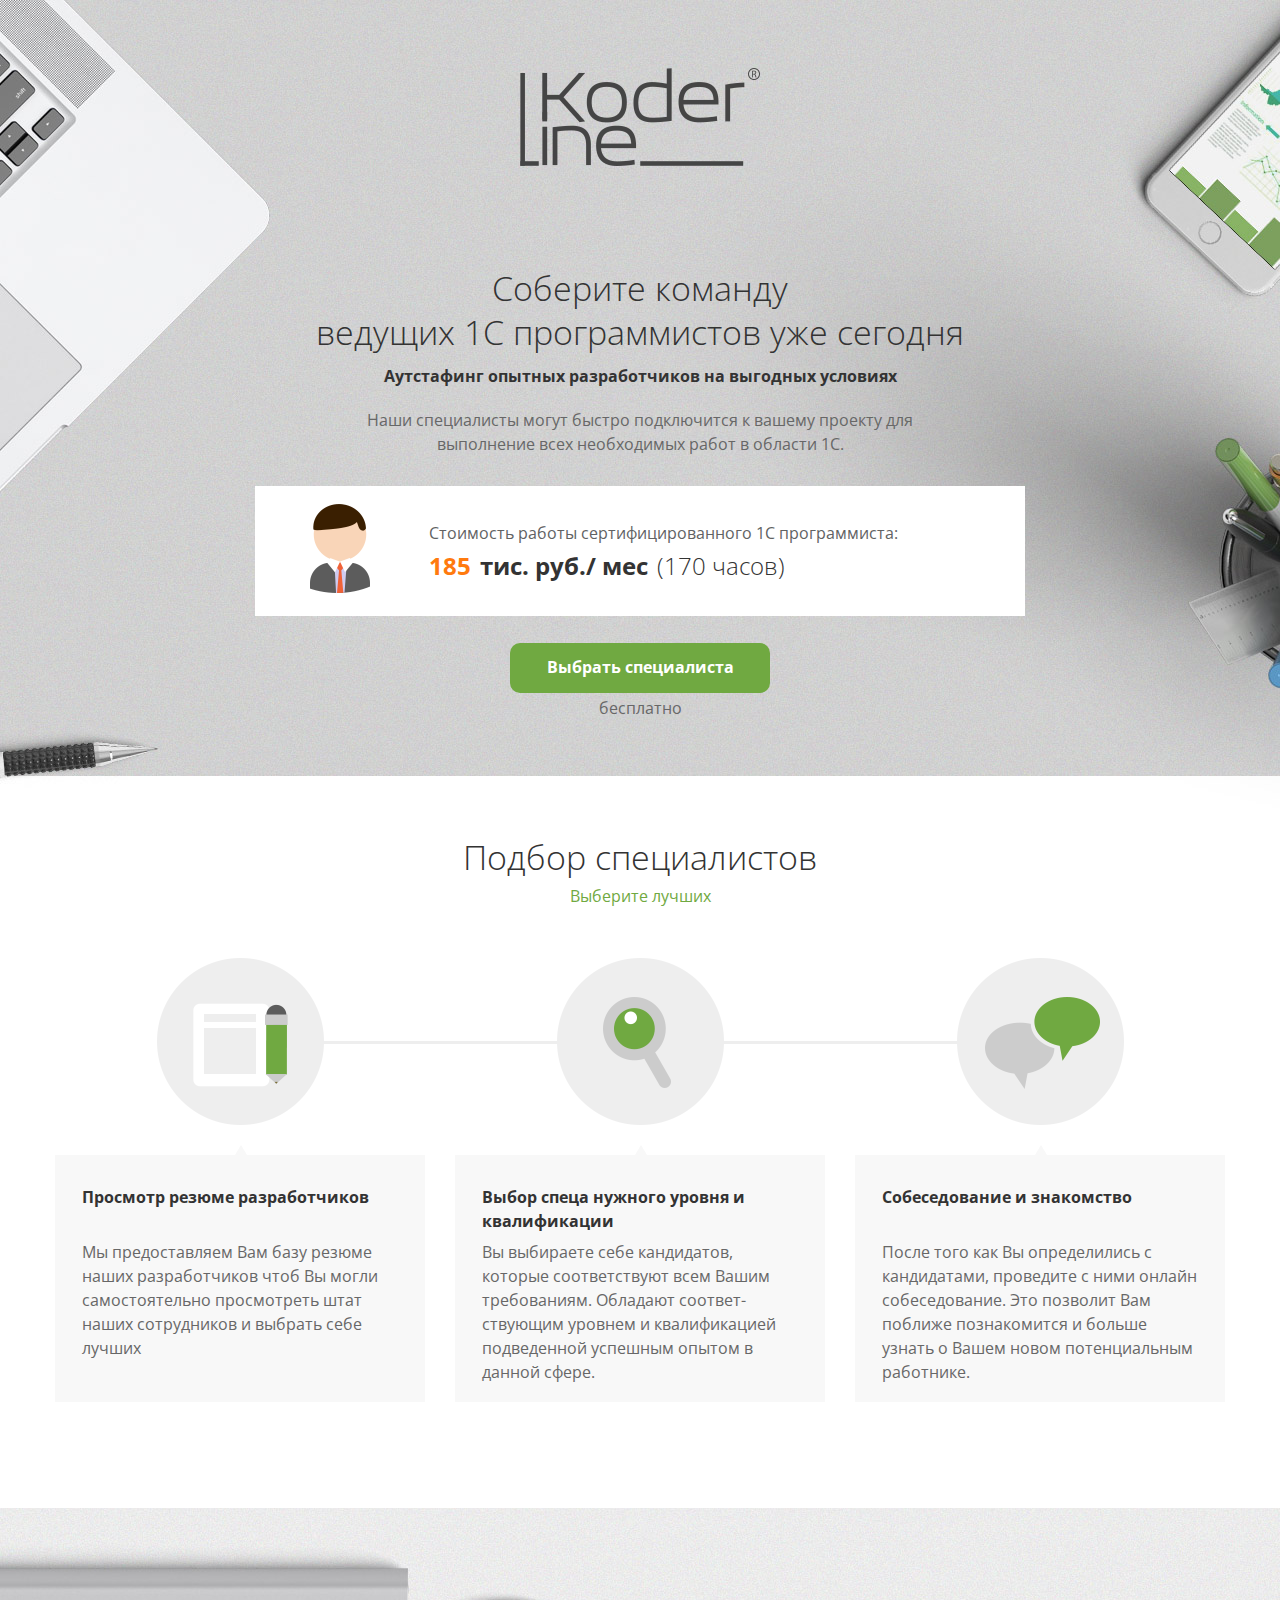
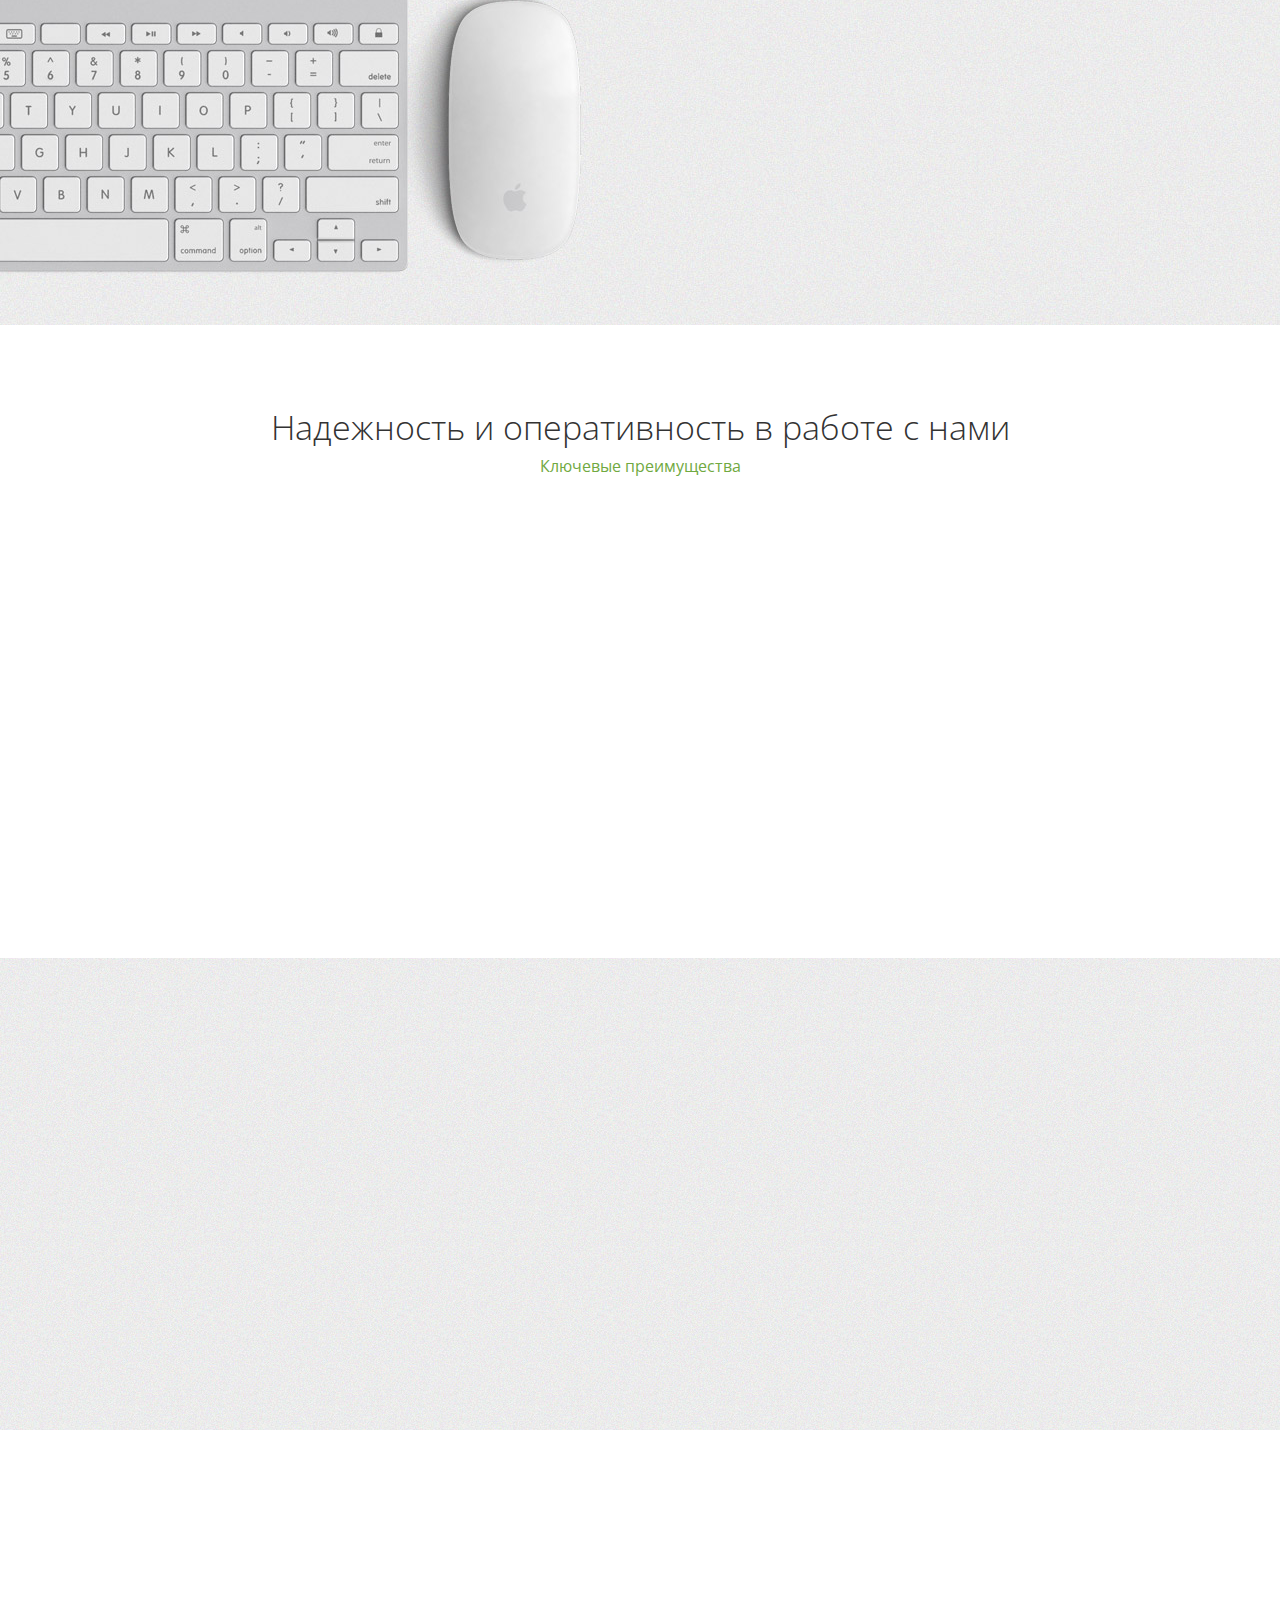
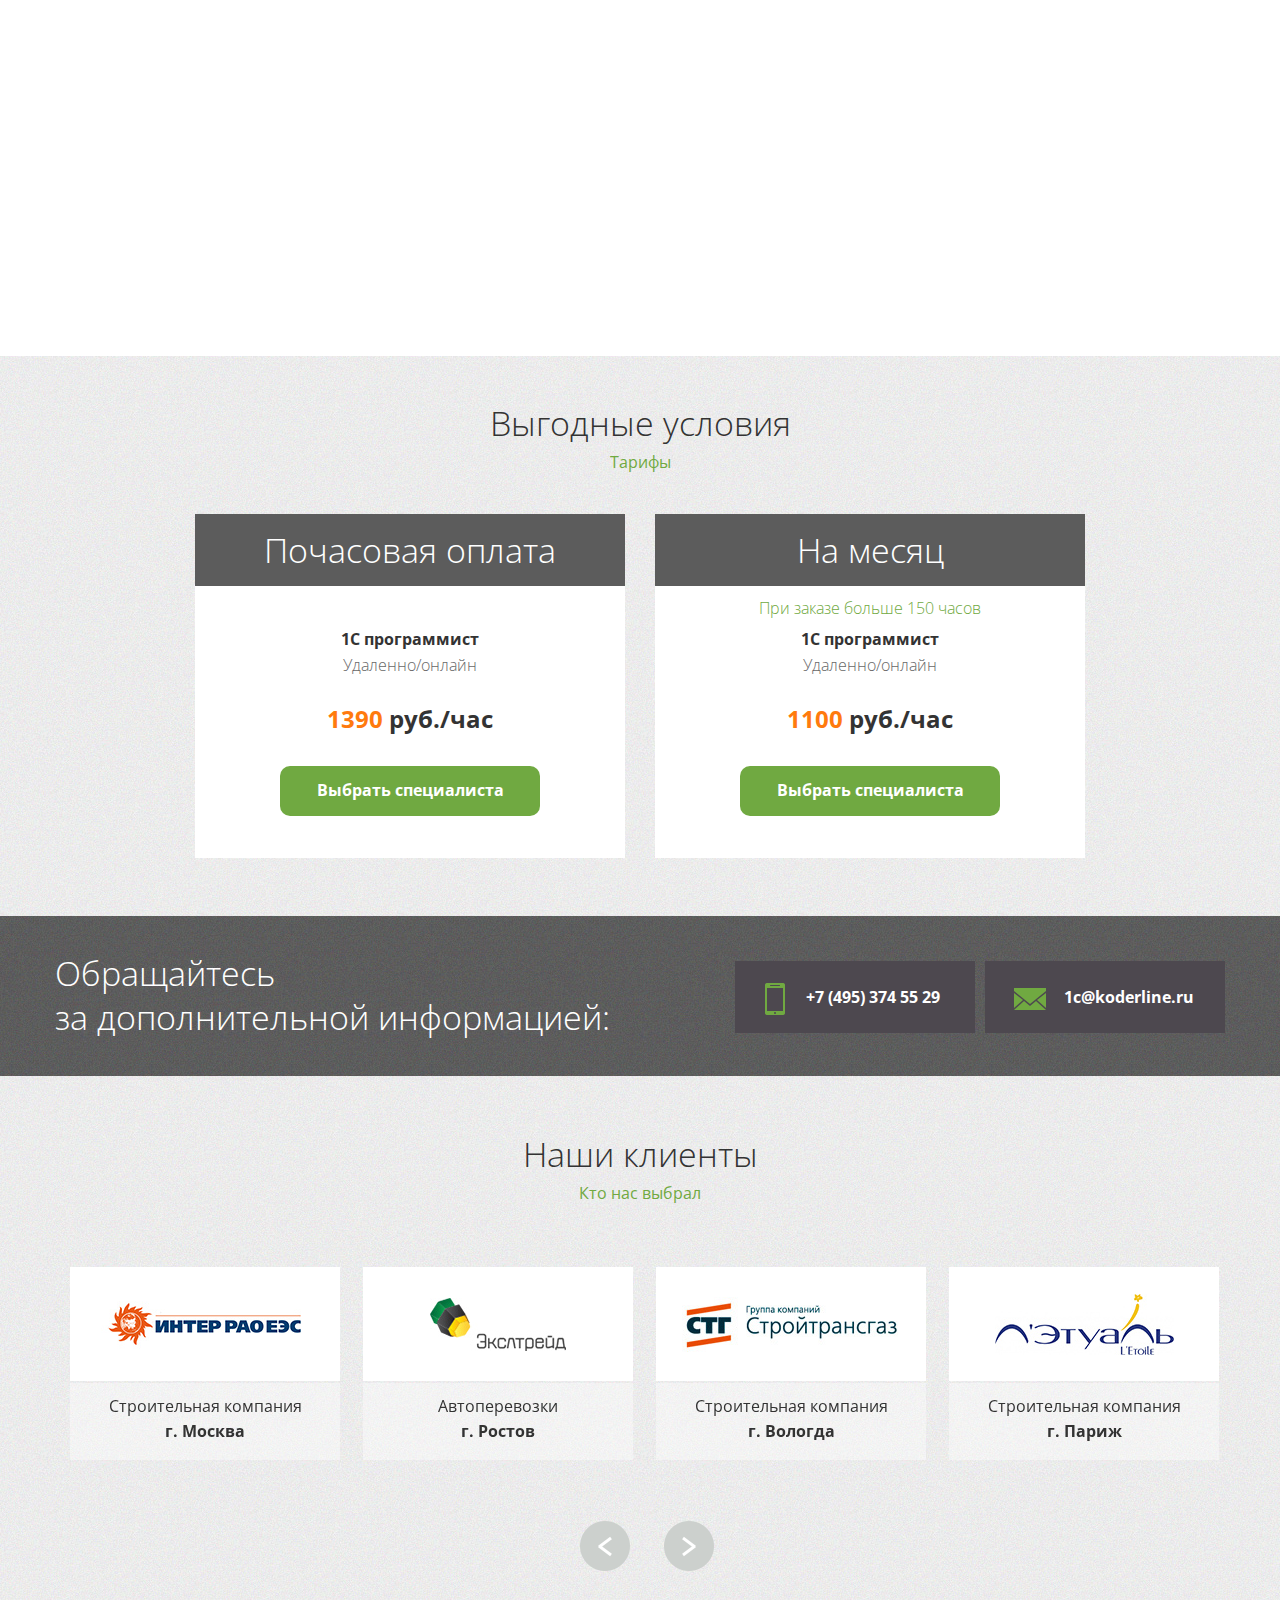
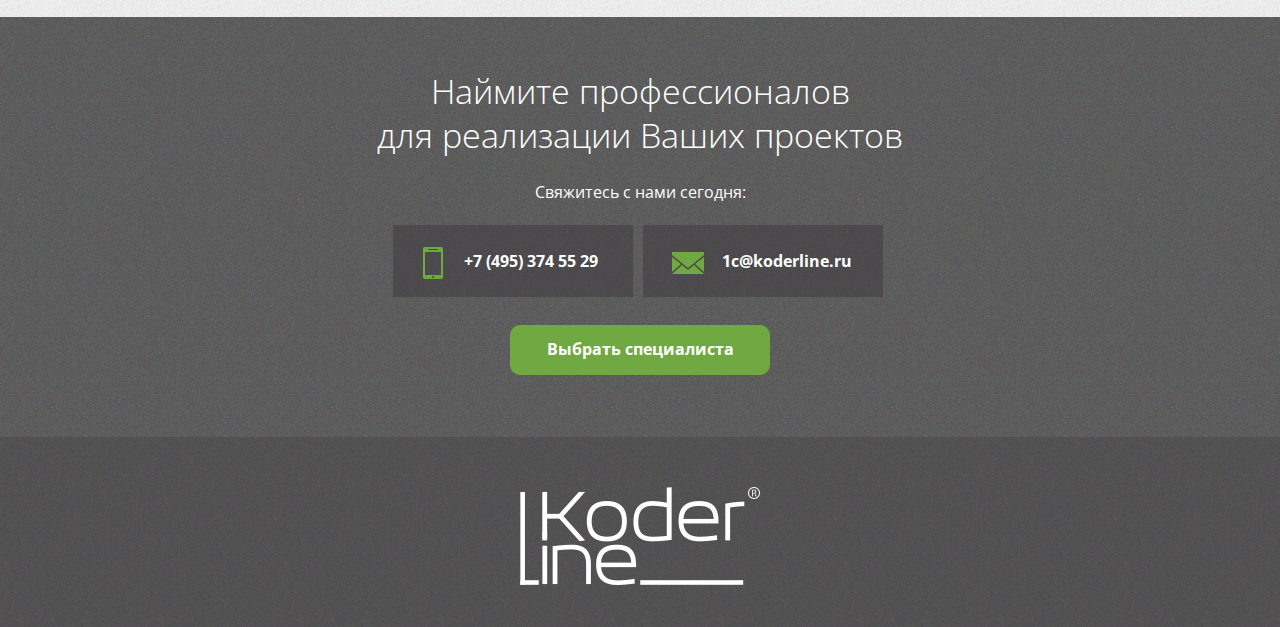
<file: index.html>
<!DOCTYPE html>
<html>
<head>
  <!-- META TAGS -->
  <!-- ========================================================= -->
  <meta charset="UTF-8">
  <meta name="viewport" content="width=1190">
  <meta name="SKYPE_TOOLBAR" content="SKYPE_TOOLBAR_PARSER_COMPATIBLE" /> 
  <meta name="description" content="">
  <meta name="author" content="">

  <!-- TITLE -->
  <!-- ========================================================= -->  
  <title>Koderline</title>

  <!-- FAVICON -->
  <!-- ========================================================= -->
  <link rel="shortcut icon" href=""/>

  <!-- CSS -->
  <!-- ========================================================= -->  
  <link rel="stylesheet" href="css/base.css">

  <!--[if lt IE 9]>
    <script src="http://html5shim.googlecode.com/svn/trunk/html5.js"></script>
  <![endif]-->

  <!-- FONTS -->
  <!-- ========================================================= -->  
  <link href='http://fonts.googleapis.com/css?family=Open+Sans:700,300,400' rel='stylesheet' type='text/css'>  

  <script src="js/jquery.min.js"></script>
</head>

<body>

<section id="top">
  <div class="container">
    <div class="row">
      <div class="span12">
        <a href="http://www.koderline.ru/" class="icon-logo">
          <span><i class="icon-hand"></i>Перейти на сайт компании</span>
        </a>

        <h2>Соберите команду <br> ведущих 1С программистов уже сегодня</h2>

        <h3>Аутстафинг опытных разработчиков на выгодных условиях</h3>

        <p>Наши специалисты могут быстро подключится к вашему проекту для <br> выполнение всех необходимых работ в области 1С.</p>

        <div class="promo">
          <div class="promo-inner">
            <i class="icon-spec"></i>
            <div class="promo-info">
              <div class="promo-h">Стоимость работы сертифицированного 1С программиста:</div>
              <div class="promo-price">
                <span class="p1">185</span>
                <span class="p2">тис. руб./ мес</span>
                <span class="p3">(170 часов)</span>
              </div>
            </div>
          </div>
        </div>

        <a href="form.html" class="btn">Выбрать специалиста</a>
        <p class="align-center">бесплатно</p>
      </div>
    </div>
  </div>
</section>

<section id="spec">
  <div class="container">
    <div class="row">
      <div class="span12">
        <h2>Подбор специалистов</h2>
        <h4>Выберите лучших</h4>
      </div>
    </div>

    <div class="row spec-links">
      <a href="#" class="span4 spec1">
        <i class="spec icon-spec1"></i>
        <div class="spec-info">
          <h3>Просмотр резюме разработчиков</h3>
          <p>Мы предоставляем Вам базу резюме наших разработчиков чтоб Вы могли самостоятельно просмотреть штат наших сотрудников и выбрать себе лучших</p>
        </div>
      </a>

      <a href="#" class="span4 spec2">
        <i class="spec icon-spec2"></i>
        <div class="spec-info">
          <h3>Выбор спеца нужного уровня и квалификации</h3>
          <p>Вы выбираете себе кандидатов, которые соответствуют всем Вашим требованиям. Обладают соответ- ствующим уровнем и квалификацией подведенной успешным опытом в данной сфере.</p>
        </div>
      </a>

      <a href="#" class="span4 spec3">
        <i class="spec icon-spec3"></i>
        <div class="spec-info">
          <h3>Собеседование и знакомство</h3>
          <p>После того как Вы определились с кандидатами, проведите с ними онлайн собеседование. Это позволит Вам поближе познакомится и больше узнать о Вашем новом потенциальным работнике.</p>
        </div>
      </a>
    </div>
  </div>
</section>

<section id="info">
  <div class="right-info" title="anim">
    <h2>Обращайтесь <br> за дополнительной информацией:</h2>
    <div class="phone">
      <i class="icon-phone"></i>
      <span>+7 (495) 374 55 29</span>
    </div>
    <div class="email">
      <i class="icon-email"></i>
      <span>1c@koderline.ru</span>
    </div>
  </div>
</section>

<section id="advantage1">
  <div class="container">
    <div class="row">
      <div class="span12">
        <h2>Надежность и оперативность в работе с нами</h2>
        <h4>Ключевые преимущества</h4>
      </div>
    </div>

    <div class="row benefit1" title="anim">
      <div class="span6 b1">
        <h3>Все разработчики  являются официальными работниками нашей компании</h3>
        <p>Все разработчики которых мы предлагаем являются официальными работниками компании «Кодерлайн». Нанимая штат на условиях аустафинга Вы снимаете с себя много забот и обязательств, получая притом качественных разработчиков 1С.</p>
      </div>
      <div class="span6 b2">
        <div class="img1">
          <img src="images/img1.jpg" alt="">
        </div>
      </div>
    </div>
  </div>
</section>

<section id="advantage2">
  <div class="container">
    <div class="row benefit2" title="anim">
      <div class="span6 b2">
        <div class="img2">
          <img src="images/img2.jpg" alt="">
        </div>
      </div>

      <div class="span6 b1">
        <h3>Работы выполняются  исключительно с офиса, <br>
  и под руководством куратора</h3>
        <p>Все сотрудники работают исключительно с наших офисов (центров разработки) по стандартному рабочему графику, а не удаленно у себя дома. На каждый проект назначается куратор, который следит за выполнением работ и поддерживает связь с заказчиком.</p>
      </div>
    </div>
  </div>
</section>

<section id="advantage3">
  <div class="container">
    <div class="row benefit3" title="anim">
      <div class="span6 b1">
        <h3>Наш сотрудник   всегда с вами на связи  в режиме - Онлайн </h3>
        <p>Наши сотрудники всегда с вами на связи, в режиме онлайн. Вы в любое время можете связаться с ними чтоб узнать, как идет разработка или дать новое задание. С помощью современных веб-технологий все необходимые работы на Вашем компьютере могут выполнятся удаленно.</p>
      </div>
      <div class="span6 b2">
        <div class="img3">
          <img src="images/img3.jpg" alt="">
        </div>
      </div>
    </div>
  </div>
</section>

<section id="conditions">
  <div class="container">
    <div class="row">
      <div class="span12">
        <h2>Выгодные условия</h2>
        <h4>Тарифы</h4>
      </div>
    </div>

    <div class="row">
      <div class="span6">
        <div class="tax tax-right" title="anim">
          <div class="tax-h">Почасовая оплата</div>
          <div class="prof-h"></div>
          <div class="prof">1С программист</div>
          <div class="status">Удаленно/онлайн</div>
          <div class="payment"><span>1390</span> руб./час</div>
          <a href="form.html" class="btn">Выбрать специалиста</a>
        </div> 
      </div>

      <div class="span6">
        <div class="tax tax-left" title="anim">
          <div class="tax-h">На месяц</div>
          <div class="prof-h">При заказе больше 150 часов</div>
          <div class="prof">1С программист</div>
          <div class="status">Удаленно/онлайн</div>
          <div class="payment"><span>1100</span> руб./час</div>
          <a href="form.html" class="btn">Выбрать специалиста</a>
        </div> 
      </div>

    </div>
  </div>
</section>

<section id="info2">
  <div class="container">
    <div class="row">
      <div class="span12">
        <div class="info2-left">
          <h2>Обращайтесь <br> за дополнительной информацией:</h2>
        </div>

        <div class="info2-right">
          <div class="phone2">
            <i class="icon-phone2"></i>
            <span>+7 (495) 374 55 29</span>
          </div>
          <div class="email2">
            <i class="icon-email2"></i>
            <span>1c@koderline.ru</span>
          </div>
        </div>
      </div>
    </div>
  </div>
</section>

<section id="clients">
  <div class="container">
    <div class="row">
      <div class="span12">
        <h2>Наши клиенты</h2>
        <h4>Кто нас выбрал</h4>
      </div>
    </div>

    <div class="row">
      <div class="span12">
        <div class="swiper-container slider">
          <div class="swiper-wrapper">
            <div class="swiper-slide">
              <a href="#">
                <span class="img-wrap">
                  <img src="images/inter-rao-ees.jpg" alt="">
                </span>
                <span class="company">
                  <span class="company-name">Строительная компания</span>
                  <span class="company-city">г. Москва</span>
                </span>
              </a>              
            </div>

            <div class="swiper-slide">
              <a href="#">
                <span class="img-wrap">
                  <img src="images/eksltrid.jpg" alt="">
                </span>
                <span class="company">
                  <span class="company-name">Автоперевозки</span>
                  <span class="company-city">г. Ростов</span>
                </span>
              </a>              
            </div>

            <div class="swiper-slide">
              <a href="#">
                <span class="img-wrap">
                  <img src="images/stg.jpg" alt="">
                </span>
                <span class="company">
                  <span class="company-name">Строительная компания</span>
                  <span class="company-city">г. Вологда</span>
                </span>
              </a>              
            </div>

            <div class="swiper-slide">
              <a href="#">
                <span class="img-wrap">
                  <img src="images/letoile.jpg" alt="">
                </span>
                <span class="company">
                  <span class="company-name">Строительная компания</span>
                  <span class="company-city">г. Париж</span>
                </span>
              </a>              
            </div>
          </div>
        </div>   
      </div>
    </div>

    <div class="row">
      <div class="span12 align-center">
        <a href="#" class="slider-arrows slider-left"><i class="icon-left"></i></a>
        <a href="#" class="slider-arrows slider-right"><i class="icon-right"></i></a> 
      </div>
    </div>
  </div>
</section>

<section id="info3">
  <div class="container">
    <div class="row">
      <div class="span12">
        <h2>Наймите профессионалов <br> для реализации Ваших проектов</h2>
        <div class="link-us">Свяжитесь с нами сегодня:</div>
        <div class="info3-cont">
          <div class="phone2">
            <i class="icon-phone2"></i>
            <span>+7 (495) 374 55 29</span>
          </div>
          <div class="email2">
            <i class="icon-email2"></i>
            <span>1c@koderline.ru</span>
          </div>
          <div class="clr"></div>
        </div>

        <a href="form.html" class="btn">Выбрать специалиста</a>
      </div>
    </div>
  </div>
</section>

<footer>
  <div class="footer">
    <a href="http://www.koderline.ru/" class="icon-logo2">
      <span><i class="icon-hand"></i>Перейти на сайт компании</span>
    </a>
  </div>
</footer>

<script src="js/scripts.js"></script>
<script>
$(function(){
  var mySwiper2 = $('.slider').swiper({
    mode:'horizontal',
    speed: 800,
    slidesPerView: 4,
    roundLengths: true,
    loop: true,
    simulateTouch: false
  });

  $(".slider-left").click(function(event) {
    event.preventDefault();
    mySwiper2.swipePrev();
  });

  $(".slider-right").click(function(event) {
    event.preventDefault();
    mySwiper2.swipeNext();
  }); 
}); 
</script>
</body>
</html>
</file>
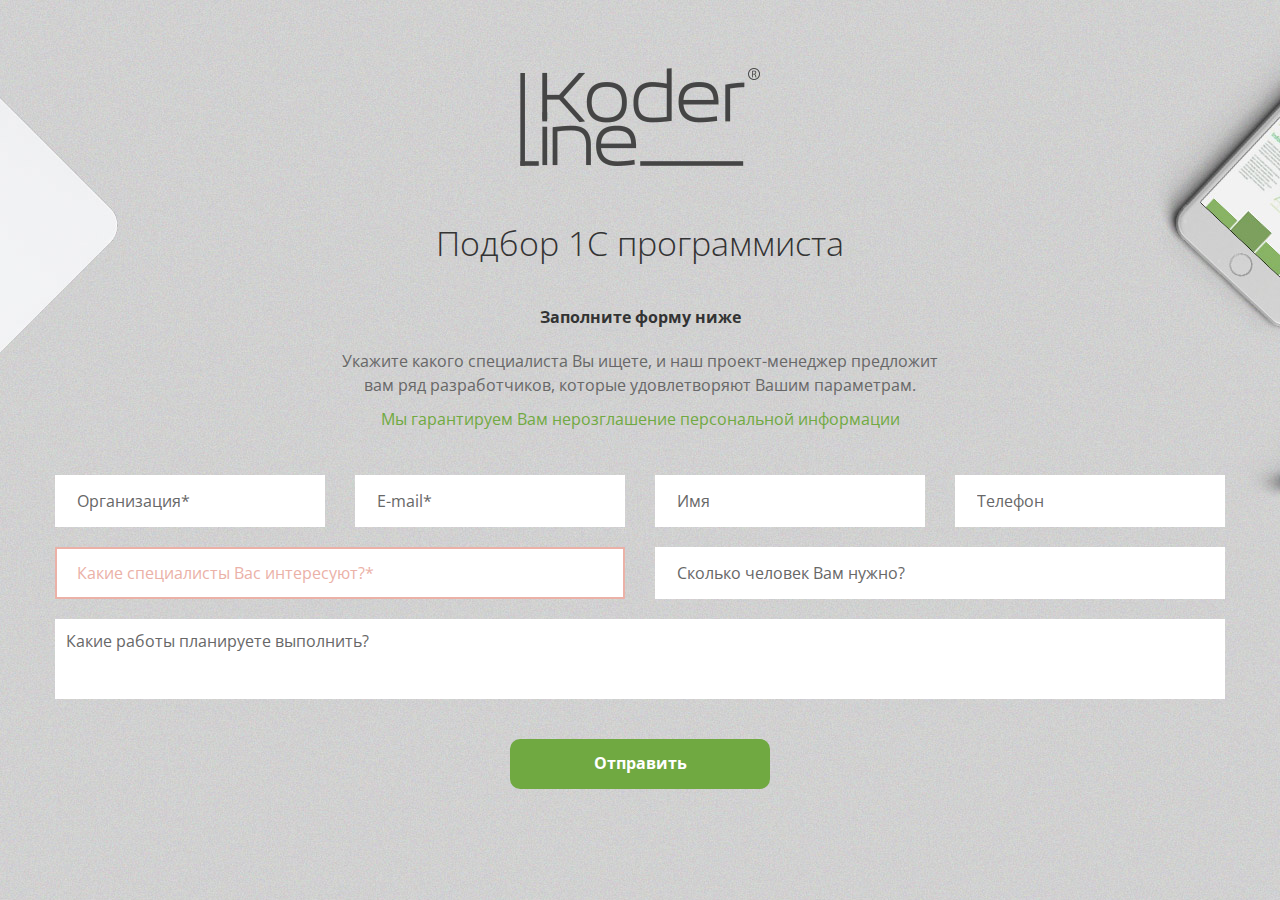
<file: form.html>
<!DOCTYPE html>
<html>
<head>
  <!-- META TAGS -->
  <!-- ========================================================= -->
  <meta charset="UTF-8">
  <meta name="viewport" content="width=1190">
  <meta name="SKYPE_TOOLBAR" content="SKYPE_TOOLBAR_PARSER_COMPATIBLE" /> 
  <meta name="description" content="">
  <meta name="author" content="">

  <!-- TITLE -->
  <!-- ========================================================= -->  
  <title>Koderline</title>

  <!-- FAVICON -->
  <!-- ========================================================= -->
  <link rel="shortcut icon" href=""/>

  <!-- CSS -->
  <!-- ========================================================= -->  
  <link rel="stylesheet" href="css/base.css">

  <!--[if lt IE 9]>
    <script src="http://html5shim.googlecode.com/svn/trunk/html5.js"></script>
  <![endif]-->

  <!-- FONTS -->
  <!-- ========================================================= -->  
  <link href='http://fonts.googleapis.com/css?family=Open+Sans:700,300,400' rel='stylesheet' type='text/css'>  

  <script src="js/jquery.min.js"></script>
</head>

<body class="form">

<section id="form">
  <div class="container">
    <div class="row">
      <div class="span12">
        <a href="http://www.koderline.ru/" class="icon-logo">
          <span><i class="icon-hand"></i>Перейти на сайт компании</span>
        </a>
      </div>
    </div>

    <div class="row form-info">
      <div class="span12 span-form">
        <h2>Подбор 1С программиста</h2>
        <h3>Заполните форму ниже</h3>
        <p>Укажите какого специалиста Вы ищете, и наш проект-менеджер предложит <br> вам ряд разработчиков, которые удовлетворяют Вашим параметрам.</p>
        <h4>Мы гарантируем Вам нерозглашение персональной информации</h4>
      </div>
    </div>

    <form action="">
      <div class="row">
        <div class="span3">
          <input type="text" placeholder="Организация*">
        </div>

        <div class="span3">
          <input type="text" placeholder="E-mail*">
        </div> 

        <div class="span3">
          <input type="text" placeholder="Имя">
        </div> 

        <div class="span3">
          <input type="text" placeholder="Телефон">
        </div>  
      </div>

      <div class="row">
        <div class="span6">
          <input type="text" class="error" placeholder="Какие специалисты Вас интересуют?*" value="Какие специалисты Вас интересуют?*">
        </div> 

        <div class="span6">
          <input type="text" placeholder="Сколько человек Вам нужно?">
        </div>
      </div>

      <div class="row">
        <div class="span12">
          <textarea placeholder="Какие работы планируете выполнить?"></textarea>
        </div>
      </div>

      <div class="row">
        <div class="span12">
          <a href="" class="btn" id="send">Отправить</a>
          <div class="clr"></div>
          <br><br>
        </div>
      </div>
    </form>

    <div class="row thanks">
      <div class="span12">
        <div class="thanks-h">Спасибо!</div>
        <div class="thanks-h2">Ваша заявка успешно отправлена</div>
        <p>Наш менеджер свяжется с Вами в ближайшее время </p>
        <a href="index.html" class="btn">Вернуться на главную</a>
      </div>
    </div>

  </div>
</section>

<script>
  $(function(){
    $('#send').on('click', function(event){
      event.preventDefault();
      $('.form-info, form').fadeOut(200,function(){
        $('.thanks').fadeIn(300);
      });
    });
  });
</script>
</body>
</html>
</file>
<file: css/base.css>
.clr{*zoom:1}.clr:before,.clr:after{display:table;line-height:0;content:""}.clr{clear:both}.relative{position:relative}.hidden{overflow:hidden}.bold{font-weight:bold}.italic{font-style:italic}.pull-left{float:left}.pull-right{float:right}.align-center{text-align:center}.m0{margin:0}.mt-0{margin-top:0}.mt-10{margin-top:10px}.mt-20{margin-top:20px}.mt-40{margin-top:40px}.mt-50{margin-top:50px}.mr-0{margin-right:0}.mr-10{margin-right:10px}.mr-20{margin-right:20px}.mr-40{margin-right:40px}.mr-50{margin-right:50px}.mb-0{margin-bottom:0}.mb-10{margin-bottom:10px}.mb-20{margin-bottom:20px}.mb-40{margin-bottom:40px}.mb-50{margin-bottom:50px}.ml-0{margin-left:0}.ml-10{margin-left:10px}.ml-20{margin-left:20px}.ml-40{margin-left:40px}.ml-50{margin-left:50px}.p0{padding:0}.pt-0{padding-top:0}.pt-10{padding-top:10px}.pt-20{padding-top:20px}.pt-40{padding-top:40px}.pt-50{padding-top:50px}.pr-0{padding-right:0}.pr-10{padding-right:10px}.pr-20{padding-right:20px}.pr-40{padding-right:40px}.pr-50{padding-right:50px}.pb-0{padding-bottom:0}.pb-10{padding-bottom:10px}.pb-20{padding-bottom:20px}.pb-40{padding-bottom:40px}.pb-50{padding-bottom:50px}.pl-0{padding-left:0}.pl-10{padding-left:10px}.pl-20{padding-left:20px}.pl-40{padding-left:40px}.pl-50{padding-left:50px}[class*="icon-"]{display:inline-block}.icon-logo{background:url('../images/icons-s42b44a81a5.png') 0 -344px no-repeat;width:240px;height:98px}.icon-logo2{background:url('../images/icons-s42b44a81a5.png') 0 -791px no-repeat;width:240px;height:98px}.icon-hand{background:url('../images/icons-s42b44a81a5.png') 0 -1606px no-repeat;width:13px;height:15px}.icon-spec{background:url('../images/icons-s42b44a81a5.png') 0 -1238px no-repeat;width:60px;height:89px}.icon-spec1{background:url('../images/icons-s42b44a81a5.png') 0 -1066px no-repeat;width:167px;height:167px}.icon-spec2{background:url('../images/icons-s42b44a81a5.png') 0 -447px no-repeat;width:167px;height:167px}.icon-spec3{background:url('../images/icons-s42b44a81a5.png') 0 -619px no-repeat;width:167px;height:167px}.icon-phone{background:url('../images/icons-s42b44a81a5.png') 0 -1663px no-repeat;width:20px;height:32px}.icon-email{background:url('../images/icons-s42b44a81a5.png') 0 -1579px no-repeat;width:32px;height:22px}.icon-phone2{background:url('../images/icons-s42b44a81a5.png') 0 -1626px no-repeat;width:20px;height:32px}.icon-email2{background:url('../images/icons-s42b44a81a5.png') 0 -1552px no-repeat;width:32px;height:22px}*{margin:0;padding:0;border:0}article,aside,details,figcaption,figure,footer,header,hgroup,main,nav,section,summary{display:block}audio,canvas,video{display:inline-block;*display:inline;*zoom:1}audio:not([controls]){display:none;height:0}[hidden]{display:none}html{font-size:100%;-ms-text-size-adjust:100%;-webkit-text-size-adjust:100%;height:100%}html,button,input,select,textarea{font-family:sans-serif}body{margin:0;height:100%}a:focus{outline:0}a:active,a:hover{outline:0}abbr[title]{border-bottom:1px dotted}blockquote{margin:1em 40px}hr{-moz-box-sizing:content-box;box-sizing:content-box;height:0}mark{background:#ff0;color:#000}p,pre{margin:0 0 10px}code,kbd,pre,samp{font-family:monospace, serif;_font-family:'courier new', monospace;font-size:1em}pre{white-space:pre;white-space:pre-wrap;word-wrap:break-word}q{quotes:none}q:before,q:after{content:'';content:none}small{font-size:80%}sub,sup{font-size:75%;line-height:0;position:relative;vertical-align:baseline}sup{top:-0.5em}sub{bottom:-0.25em}dl,menu,ol,ul{margin:1em 0}dd{margin:0 0 0 40px}menu,ol,ul{margin:0;list-style:none}nav ul,nav ol{list-style:none;list-style-image:none}img{border:0;-ms-interpolation-mode:bicubic}svg:not(:root){overflow:hidden}figure{margin:0}form{margin:0}fieldset{border:1px solid #c0c0c0;margin:0 2px;padding:0.35em 0.625em 0.75em}legend{border:0;padding:0;white-space:normal;*margin-left:-7px}button,input,select,textarea{font-size:100%;margin:0;vertical-align:baseline;*vertical-align:middle}button,input{line-height:normal}button,select{text-transform:none}button,html input[type="button"],input[type="reset"],input[type="submit"]{-webkit-appearance:button;cursor:pointer;*overflow:visible}button[disabled],html input[disabled]{cursor:default}input[type="checkbox"],input[type="radio"]{box-sizing:border-box;padding:0;*height:13px;*width:13px}input[type="search"]{-webkit-appearance:textfield;-moz-box-sizing:content-box;-webkit-box-sizing:content-box;box-sizing:content-box}input[type="search"]::-webkit-search-cancel-button,input[type="search"]::-webkit-search-decoration{-webkit-appearance:none}button::-moz-focus-inner,input::-moz-focus-inner{border:0;padding:0}textarea{overflow:auto;vertical-align:top;resize:vertical}table{border-collapse:collapse;border-spacing:0}h1,h2,h3,h4,h5,h6{font-weight:normal}body{font-size:16px;line-height:24px;color:#676767;font-family:'Open Sans', sans-serif;background:#fff url("../images/bg.jpg") center top no-repeat;min-width:1190px;font-weight:400}a{color:#fff;text-decoration:none}b,strong{font-weight:700}.row{margin-left:-30px;*zoom:1}.row:before,.row:after{display:table;line-height:0;content:""}.row:after{clear:both}[class*="span"]{float:left;min-height:1px;margin-left:30px}.container{width:1170px;margin:0 auto;position:relative}.span12{width:1170px}.span11{width:1070px}.span10{width:970px}.span9{width:870px}.span8{width:770px}.span7{width:670px}.span6{width:570px}.span5{width:470px}.span4{width:370px}.span3{width:270px}.span2{width:170px}.span1{width:70px}h2{color:#333;font-weight:300;font-size:34px;line-height:44px;text-align:center}h3{font-size:16px;line-height:24px;color:#333;font-weight:700}h4{color:#70a941;text-align:center;margin-top:5px}section{position:relative}#top .container{padding:0 0 27px 0}#top h2{margin-top:100px;margin-bottom:10px}#top h3{text-align:center;margin-bottom:20px}#top p{text-align:center;margin-bottom:30px}#top .btn{margin:0 auto 3px auto}.icon-logo{margin:68px auto 0 auto;display:block;position:relative}.icon-logo span{background-color:#fff;height:28px;line-height:28px;padding:0 10px 0 30px;font-size:12px;font-weight:700;position:absolute;left:134px;top:-44px;color:#676767;white-space:nowrap;display:none}.icon-logo span i{display:block;position:absolute;top:5px;left:10px}.icon-logo span:before{display:block;content:"";position:absolute;width:0;height:0;border-left:5px solid transparent;border-right:5px solid transparent;border-top:8px solid #fff;position:absolute;bottom:-8px;left:10px}.icon-logo:hover span{display:block}.promo{background-color:#fff;width:770px;height:130px;margin:0 0 27px 200px}.promo .promo-inner{width:770px;height:130px;display:table-cell;vertical-align:middle}.icon-spec{margin:0 55px}.promo-info{display:inline-block;position:relative;top:-18px}.promo-h{color:#616263;margin-bottom:7px}.promo-price{font-size:24px;line-height:28px}.promo-price span{margin-right:3px}.p1{font-weight:700;color:#ff7a0e}.p2{color:#333;font-weight:700}.p3{color:#333;font-weight:300}.btn{display:block;width:260px;height:50px;background-color:#70a941;border-radius:10px;line-height:48px;text-align:center;font-weight:700;color:#fff;-webkit-transition:0.2s 0s ease-in-out;-moz-transition:0.2s 0s ease-in-out;-o-transition:0.2s 0s ease-in-out;transition:0.2s 0s ease-in-out}.btn:hover{background-color:#454545}#spec .container{padding:58px 0 106px 0}.spec{display:block;margin:50px auto 30px auto}.spec-info{position:relative;background-color:#f8f8f8;-webkit-box-sizing:border-box;-moz-box-sizing:border-box;box-sizing:border-box;padding:30px 27px 0 27px;min-height:247px;border-bottom:3px solid #f8f8f8;-webkit-transition:0.2s 0s ease-in-out;-moz-transition:0.2s 0s ease-in-out;-o-transition:0.2s 0s ease-in-out;transition:0.2s 0s ease-in-out}.spec-info h3{min-height:55px}.spec-info:before{display:block;content:"";position:absolute;width:0;height:0;border-left:6px solid transparent;border-right:6px solid transparent;border-bottom:10px solid #f8f8f8;left:50%;top:-10px;margin-left:-5px}.spec-links{position:relative}.spec-links:before{display:block;content:"";position:absolute;height:3px;width:800px;background-color:#eee;top:133px;left:50%;margin-left:-400px;z-index:-1}.spec-links a p{color:#676767}.spec-links .span4:hover .spec-info{border-bottom:3px solid #70a941}.spec1:hover .icon-spec1{background:url('../images/icons-s42b44a81a5.png') 0 -894px no-repeat;width:167px;height:167px}.spec2:hover .icon-spec2{background:url('../images/icons-s42b44a81a5.png') 0 0 no-repeat;width:167px;height:167px}.spec3:hover .icon-spec3{background:url('../images/icons-s42b44a81a5.png') 0 -172px no-repeat;width:167px;height:167px}#info{height:417px;background:#fff url("../images/bg2.jpg") center top no-repeat;position:relative}#info h2{text-align:left;margin-bottom:34px}.right-info{position:absolute;left:50%;top:100px;opacity:0;-webkit-transform:translateX(30px);-moz-transform:translateX(30px);-o-transform:translateX(30px);transform:translateX(30px);-webkit-transition:0.7s 0.3s ease;-moz-transition:0.7s 0.3s ease;-o-transition:0.7s 0.3s ease;transition:0.7s 0.3s ease}.right-info.anim{opacity:1;-webkit-transform:translateX(0px);-moz-transform:translateX(0px);-o-transform:translateX(0px);transform:translateX(0px)}.phone{background-color:#fff;width:240px;height:72px;line-height:72px;-webkit-box-sizing:border-box;-moz-box-sizing:border-box;box-sizing:border-box;position:relative;padding-left:71px;float:left;margin-right:10px}.phone i{position:absolute;left:30px;top:22px}.phone span{font-weight:700;color:#333}.email{background-color:#fff;width:240px;height:72px;line-height:72px;-webkit-box-sizing:border-box;-moz-box-sizing:border-box;box-sizing:border-box;position:relative;padding-left:79px;float:left}.email i{position:absolute;left:29px;top:27px}.email span{font-weight:700;color:#333}#advantage1 .container{padding:80px 0 0 0}.img1{margin-left:85px}.img1 img{vertical-align:bottom}.benefit1{margin-top:80px}.benefit1 h3{margin-top:108px;margin-bottom:20px}.benefit1 .b1{opacity:0;-webkit-transform:translateX(-30px);-moz-transform:translateX(-30px);-o-transform:translateX(-30px);transform:translateX(-30px);-webkit-transition:0.7s 0.3s ease;-moz-transition:0.7s 0.3s ease;-o-transition:0.7s 0.3s ease;transition:0.7s 0.3s ease}.benefit1 .b2{opacity:0;-webkit-transform:translateX(30px);-moz-transform:translateX(30px);-o-transform:translateX(30px);transform:translateX(30px);-webkit-transition:0.7s 0.7s ease;-moz-transition:0.7s 0.7s ease;-o-transition:0.7s 0.7s ease;transition:0.7s 0.7s ease}.benefit1.anim .b1{opacity:1;-webkit-transform:translateX(0px);-moz-transform:translateX(0px);-o-transform:translateX(0px);transform:translateX(0px)}.benefit1.anim .b2{opacity:1;-webkit-transform:translateX(0px);-moz-transform:translateX(0px);-o-transform:translateX(0px);transform:translateX(0px)}#advantage2{background:url("../images/pattern.jpg")}#advantage2 .container{padding:56px 0 55px 0}.img2{margin-left:32px}.benefit2 .b1{opacity:0;-webkit-transform:translateX(30px);-moz-transform:translateX(30px);-o-transform:translateX(30px);transform:translateX(30px);-webkit-transition:0.7s 0.3s ease;-moz-transition:0.7s 0.3s ease;-o-transition:0.7s 0.3s ease;transition:0.7s 0.3s ease}.benefit2 .b2{opacity:0;-webkit-transform:translateX(-30px);-moz-transform:translateX(-30px);-o-transform:translateX(-30px);transform:translateX(-30px);-webkit-transition:0.7s 0.7s ease;-moz-transition:0.7s 0.7s ease;-o-transition:0.7s 0.7s ease;transition:0.7s 0.7s ease}.benefit2.anim .b1{opacity:1;-webkit-transform:translateX(0px);-moz-transform:translateX(0px);-o-transform:translateX(0px);transform:translateX(0px)}.benefit2.anim .b2{opacity:1;-webkit-transform:translateX(0px);-moz-transform:translateX(0px);-o-transform:translateX(0px);transform:translateX(0px)}.benefit2 h3,.benefit2 p{text-align:right}.benefit2 h3{margin-top:91px;margin-bottom:20px}.img3{position:relative}.img3 img{position:absolute;vertical-align:bottom;left:-115px;top:-80px}.benefit3 .b1{opacity:0;-webkit-transform:translateX(-30px);-moz-transform:translateX(-30px);-o-transform:translateX(-30px);transform:translateX(-30px);-webkit-transition:0.7s 0.3s ease;-moz-transition:0.7s 0.3s ease;-o-transition:0.7s 0.3s ease;transition:0.7s 0.3s ease}.benefit3 .b2{opacity:0;-webkit-transform:translateX(30px);-moz-transform:translateX(30px);-o-transform:translateX(30px);transform:translateX(30px);-webkit-transition:0.7s 0.7s ease;-moz-transition:0.7s 0.7s ease;-o-transition:0.7s 0.7s ease;transition:0.7s 0.7s ease}.benefit3.anim .b1{opacity:1;-webkit-transform:translateX(0px);-moz-transform:translateX(0px);-o-transform:translateX(0px);transform:translateX(0px)}.benefit3.anim .b2{opacity:1;-webkit-transform:translateX(0px);-moz-transform:translateX(0px);-o-transform:translateX(0px);transform:translateX(0px)}.benefit3 h3{margin-top:80px;margin-bottom:52px}.benefit3 .b1{position:relative;z-index:2}#advantage3 .container{padding:80px 0 160px 0}#conditions{background:url("../images/pattern.jpg")}#conditions .container{padding:45px 0 58px 0}#conditions .btn{margin:0 auto}.tax{width:430px;height:344px;background-color:#fff;float:right;margin-top:40px}.tax.tax-left{float:left}.tax-h{font-weight:300;text-align:center;height:72px;line-height:72px;font-size:34px;color:#fff;background-color:#5c5c5c}.prof-h{font-weight:300;margin-top:10px;height:16px;margin-bottom:15px;color:#70a941;text-align:center}.prof{font-weight:700;margin-bottom:2px;color:#333;text-align:center}.status{font-weight:300;margin-bottom:30px;text-align:center}.payment{font-weight:700;color:#333;margin-bottom:35px;text-align:center;font-size:24px}.payment span{color:#ff7a0e}#info2{background:url("../images/pattern2.jpg");height:160px}.info2-left{width:680px;float:left;padding-top:35px}.info2-left h2{color:#fff;text-align:left}.phone2{background-color:#4d484f;width:240px;height:72px;line-height:72px;-webkit-box-sizing:border-box;-moz-box-sizing:border-box;box-sizing:border-box;position:relative;padding-left:71px;float:left;margin-right:10px}.phone2 i{position:absolute;left:30px;top:22px}.phone2 span{font-weight:700;color:#fff}.email2{background-color:#4d484f;width:240px;height:72px;line-height:72px;-webkit-box-sizing:border-box;-moz-box-sizing:border-box;box-sizing:border-box;position:relative;padding-left:79px;float:left}.email2 i{position:absolute;left:29px;top:27px}.email2 span{font-weight:700;color:#fff}.info2-right{float:left;padding-top:45px}#clients{background:url("../images/pattern.jpg")}#clients .container{padding:56px 0 40px 0}.swiper-container{margin:0 auto;position:relative;overflow:hidden;-webkit-backface-visibility:hidden;-moz-backface-visibility:hidden;-ms-backface-visibility:hidden;-o-backface-visibility:hidden;backface-visibility:hidden;z-index:1}.swiper-wrapper{position:relative;width:100%;-webkit-transition-property:-webkit-transform, left, top;-webkit-transition-duration:0s;-webkit-transform:translate3d(0px, 0, 0);-webkit-transition-timing-function:ease;-moz-transition-property:-moz-transform, left, top;-moz-transition-duration:0s;-moz-transform:translate3d(0px, 0, 0);-moz-transition-timing-function:ease;-o-transition-property:-o-transform, left, top;-o-transition-duration:0s;-o-transform:translate3d(0px, 0, 0);-o-transition-timing-function:ease;-o-transform:translate(0px, 0px);-ms-transition-property:-ms-transform, left, top;-ms-transition-duration:0s;-ms-transform:translate3d(0px, 0, 0);-ms-transition-timing-function:ease;transition-property:transform, left, top;transition-duration:0s;transform:translate3d(0px, 0, 0);transition-timing-function:ease;-webkit-box-sizing:content-box;-moz-box-sizing:content-box;box-sizing:content-box}.swiper-free-mode>.swiper-wrapper{-webkit-transition-timing-function:ease-out;-moz-transition-timing-function:ease-out;-ms-transition-timing-function:ease-out;-o-transition-timing-function:ease-out;transition-timing-function:ease-out;margin:0 auto}.swiper-slide{float:left;-webkit-box-sizing:content-box;-moz-box-sizing:content-box;box-sizing:content-box}.swiper-wp8-horizontal{-ms-touch-action:pan-y}.swiper-wp8-vertical{-ms-touch-action:pan-x}.slider{width:100%;height:194px;margin-bottom:60px;margin-top:62px}.slider .swiper-slide{height:194px;width:300px}.slider .swiper-slide a{display:block;position:relative;height:194px;width:270px;overflow:hidden;margin:0 15px}.slider .swiper-slide a:hover .company{background:#fff}.img-wrap{display:table-cell;text-align:center;width:270px;height:114px;background-color:#fff;vertical-align:middle}.img-wrap img{max-height:114px;vertical-align:middle}.slider-arrows{display:inline-block;height:50px;line-height:50px;-webkit-transition:color 0.2s 0s ease-in-out;-moz-transition:color 0.2s 0s ease-in-out;-o-transition:color 0.2s 0s ease-in-out;transition:color 0.2s 0s ease-in-out}.slider-arrows.slider-left{margin-left:13px}.slider-arrows.slider-left i{background:url('../images/icons-s42b44a81a5.png') 0 -1497px no-repeat;width:50px;height:50px}.slider-arrows.slider-right{margin-left:30px}.slider-arrows.slider-right i{background:url('../images/icons-s42b44a81a5.png') 0 -1442px no-repeat;width:50px;height:50px}.slider-arrows:hover.slider-left i{background:url('../images/icons-s42b44a81a5.png') 0 -1387px no-repeat;width:50px;height:50px}.slider-arrows:hover.slider-right i{background:url('../images/icons-s42b44a81a5.png') 0 -1332px no-repeat;width:50px;height:50px}.company{margin-top:2px;height:77px;background:rgba(255,255,255,0.4);display:block;color:#333;-webkit-transition:0.2s 0s ease-in-out;-moz-transition:0.2s 0s ease-in-out;-o-transition:0.2s 0s ease-in-out;transition:0.2s 0s ease-in-out}.company-name{margin-bottom:1px;padding-top:11px;display:block;text-align:center}.company-city{font-weight:700;display:block;text-align:center}#info3{height:420px;background:url("../images/pattern2.jpg")}#info3 .container{padding:52px 0 0 0}#info3 h2{color:#fff}#info3 .btn{margin:0 auto}.link-us{color:#fff;text-align:center;margin-top:23px;margin-bottom:21px}.info3-cont{padding-left:338px;margin-bottom:28px}.info3-cont .phone2,.info3-cont .email2{background:rgba(59,55,59,0.5)}.icon-logo2{margin:0 auto;display:block;position:relative}.icon-logo2 span{background-color:#fff;height:28px;line-height:28px;padding:0 10px 0 30px;font-size:12px;font-weight:700;position:absolute;left:134px;top:-44px;color:#676767;white-space:nowrap;display:none}.icon-logo2 span i{display:block;position:absolute;top:5px;left:10px}.icon-logo2 span:before{display:block;content:"";position:absolute;width:0;height:0;border-left:5px solid transparent;border-right:5px solid transparent;border-top:8px solid #fff;position:absolute;bottom:-8px;left:10px}.icon-logo2:hover span{display:block}footer{height:190px;background:url("../images/pattern2.jpg")}.footer{background:rgba(59,55,59,0.29);height:140px;padding-top:50px}body.form{background-color:#D0D0D0;background-image:url("../images/bg3.jpg")}#form h3,#form p{text-align:center}#form h3{margin-bottom:20px;margin-top:40px}#form ::-webkit-input-placeholder{color:#676767}#form :-moz-placeholder{color:#676767}#form ::-moz-placeholder{color:#676767}#form :-ms-input-placeholder{color:#676767}#form input{font-family:'Open Sans', sans-serif;font-size:16px;line-height:24px;background-color:#fff;padding:14px 10px 14px 20px;width:100%;margin-bottom:20px;height:52px;outline:none;border:2px solid #fff;color:#676767;-webkit-transition:0.2s 0s ease-in-out;-moz-transition:0.2s 0s ease-in-out;-o-transition:0.2s 0s ease-in-out;transition:0.2s 0s ease-in-out;-webkit-box-sizing:border-box;-moz-box-sizing:border-box;box-sizing:border-box}#form input:focus{border:2px solid #fff}#form textarea{font-family:'Open Sans', sans-serif;font-size:16px;line-height:24px;background-color:#fff;padding:8px 9px;width:100%;height:80px;margin-bottom:20px;outline:none;border:2px solid #fff;-webkit-transition:0.2s 0s ease-in-out;-moz-transition:0.2s 0s ease-in-out;-o-transition:0.2s 0s ease-in-out;transition:0.2s 0s ease-in-out;-webkit-box-sizing:border-box;-moz-box-sizing:border-box;box-sizing:border-box;resize:none;color:#676767}#form textarea:focus{border:2px solid #fff}#form input:hover::-webkit-input-placeholder{color:#70a941}#form input:hover:-moz-placeholder{color:#70a941}#form input:hover:-ms-input-placeholder{color:#70a941}#form textarea.error,#form input.error{border:2px solid #ebb1a7;color:#ebb1a7}#form .btn{margin:20px auto 0 auto}.span-form{padding-top:55px;padding-bottom:44px}.thanks{display:none}.thanks-h{color:#333;font-weight:300;font-size:80px;line-height:84px;text-align:center;margin-bottom:30px}.thanks-h2{color:#70a941;text-align:center;margin-top:5px;font-weight:700;font-size:24px;line-height:28px;margin-bottom:16px}#form .thanks{padding-top:160px}#form .thanks .btn{margin:50px auto 40px auto;width:262px}
</file>
